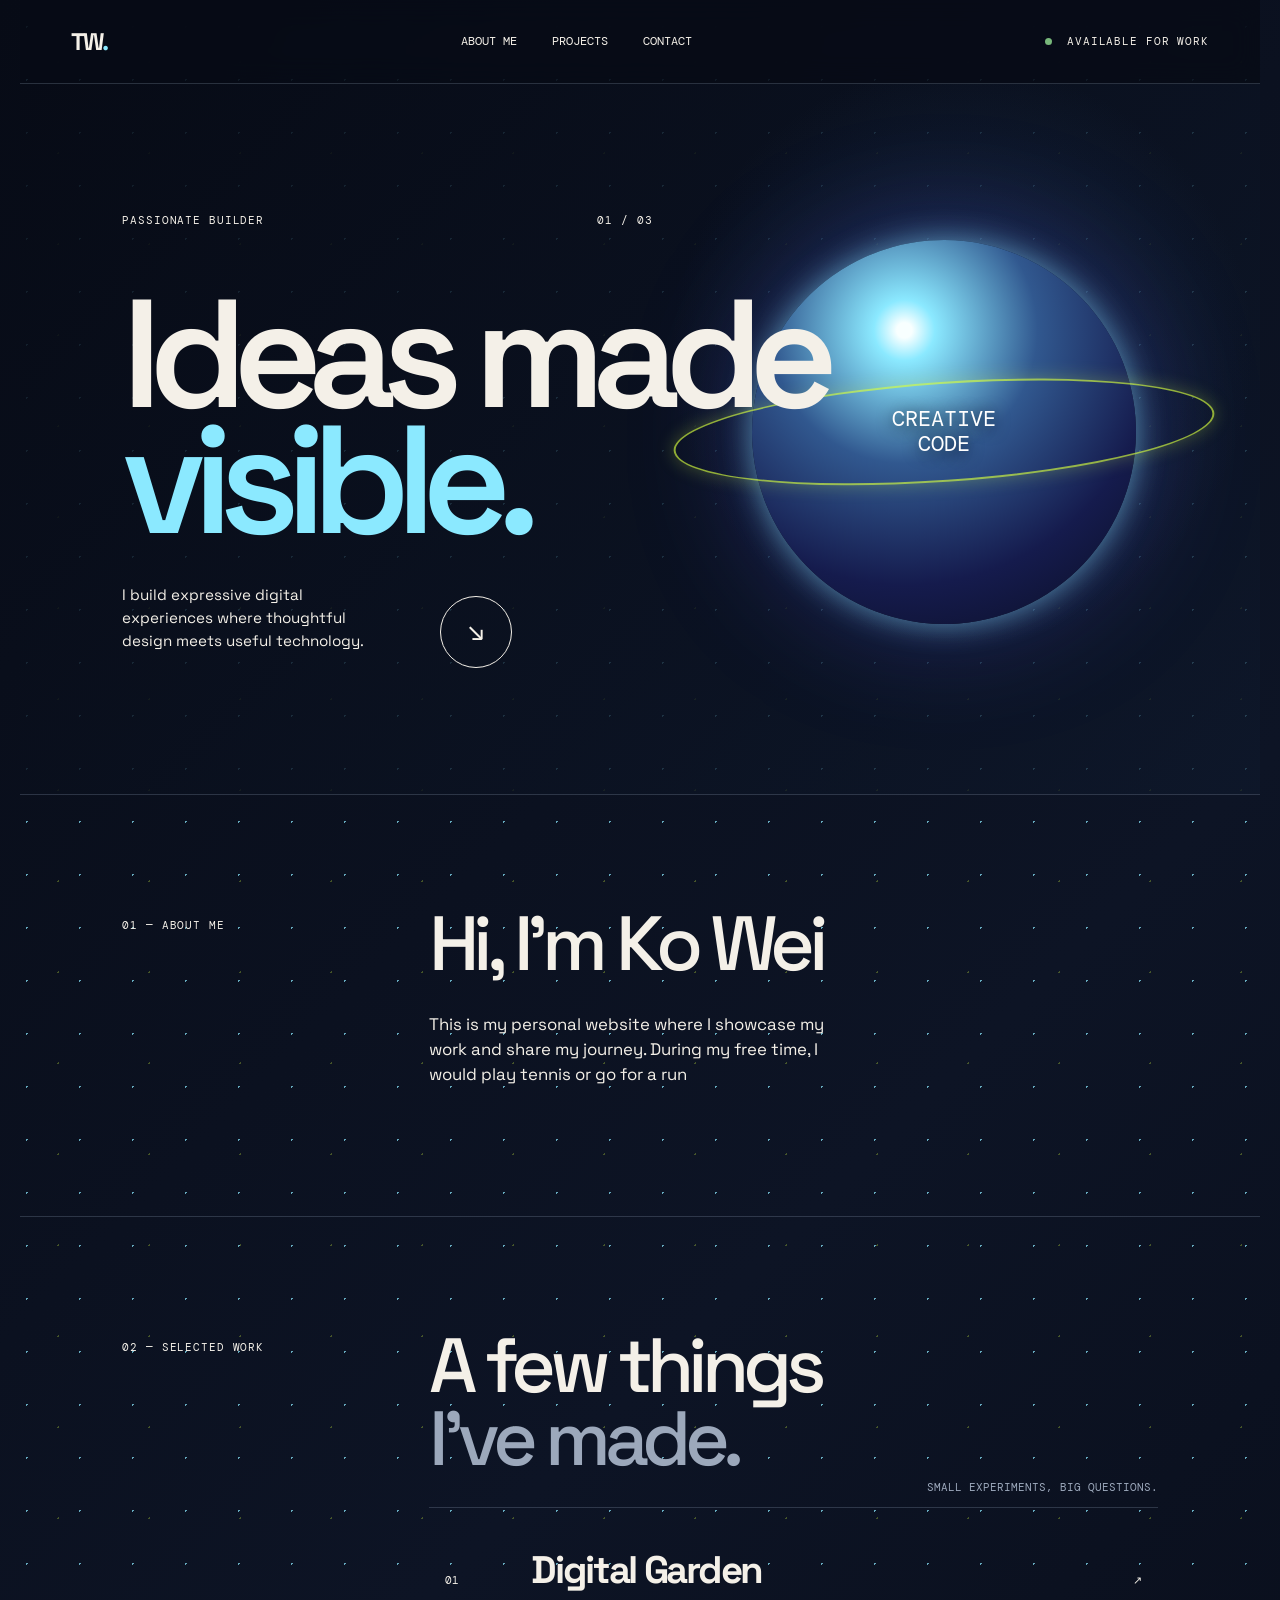
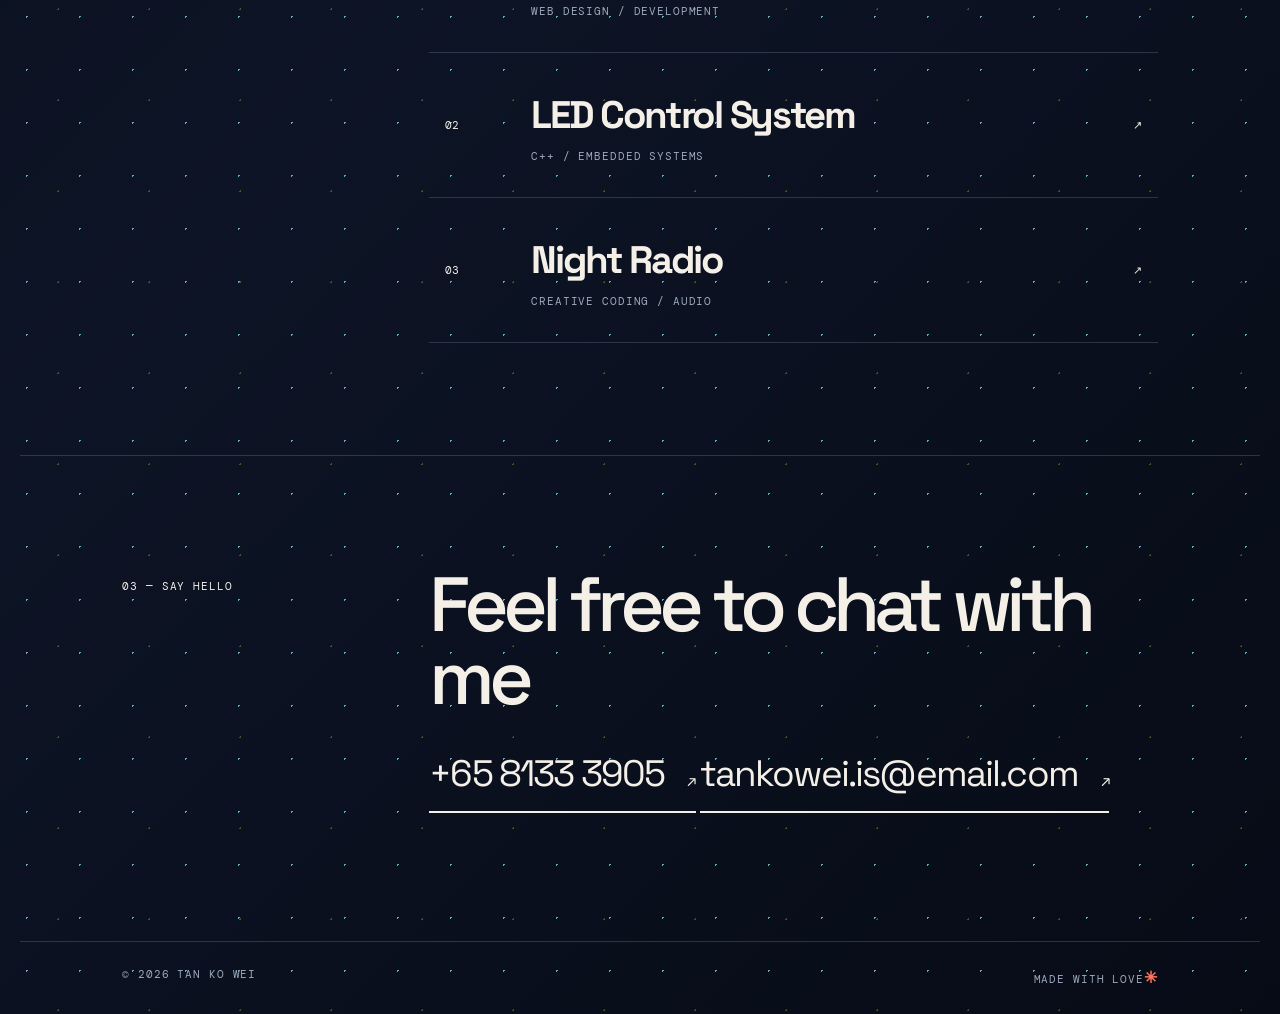
<file: index.html>
<!DOCTYPE html>
<html>
    <head>
        <meta charset="UTF-8">
        <meta name="viewport" content="width=device-width, initial-scale=1.0">
        <link rel="preconnect" href="https://fonts.googleapis.com">
        <link rel="preconnect" href="https://fonts.gstatic.com" crossorigin>
        <link href="https://fonts.googleapis.com/css2?family=DM+Mono:wght@400;500&family=Space+Grotesk:wght@400;500;600;700&display=swap" rel="stylesheet">
        <link rel="stylesheet" type="text/css" href="style.css">
        <title>Tan Ko Wei Personal Website</title>
    </head>
    <body>
        <header class="site-header">
            <a class="logo" href="#top" aria-label="Back to top">TW<span>.</span></a>
            <nav class="navbar" aria-label="Main navigation">
                <a href="#aboutme">About Me</a>
                <a href="#projects">Projects</a>
                <a href="#contact">Contact</a>
            </nav>
            <span class="availability"><i></i> Available for work</span>
        </header>

        <main id="top">
            <section class="hero">
                <p class="eyebrow">Passionate Builder<span>01 / 03</span></p>
                <h1>Ideas made<br><em>visible.</em></h1>
                <div class="hero-footer">
                    <p>I build expressive digital experiences where thoughtful design meets useful technology.</p>
                    <a class="circle-link" href="#projects" aria-label="Explore projects">↘</a>
                </div>
                <div class="hero-shape" aria-hidden="true"><span>creative<br>code</span></div>
            </section>

            <section class="intro section-grid" id="aboutme">
                <p class="section-label">01 — About me</p>
                <div class="section-content">
                    <h2>Hi, I'm Ko Wei<br></h2>
                    <p>This is my personal website where I showcase my work and share my journey. During my free time, I would play tennis or go for a run</p>
                </div>
            </section>

            <section class="projects section-grid" id="projects">
                <p class="section-label">02 — Selected work</p>
                <div class="section-content">
                    <div class="section-heading">
                        <h2>A few things<br><span>I've made.</span></h2>
                        <p>Small experiments, big questions.</p>
                    </div>
                    <div class="project-list">
                        <article class="project-card project-one" href="digital-garden.html">
                            <span class="project-number">01</span>
                            <div><h3>Digital Garden</h3><p>Web design / Development</p></div>
                            <span class="project-arrow">↗</span>
                        </article>
                        <a class="project-card project-two" href="led-showcase.html">
                            <span class="project-number">02</span>
                            <div><h3>LED Control System</h3><p>C++ / Embedded Systems</p></div>
                            <span class="project-arrow">↗</span>
                        </a>
                        <article class="project-card project-three" href="night-radio.html">
                            <span class="project-number">03</span>
                            <div><h3>Night Radio</h3><p>Creative coding / Audio</p></div>
                            <span class="project-arrow">↗</span>
                        </article>
                    </div>
                </div>
            </section>

            <section class="contact section-grid" id="contact">
                <p class="section-label">03 — Say hello</p>
                <div class="section-content">
                    <h2>Feel free to chat with me<br></h2>
                    <a class="email-link" href="https://wa.me/81333905">+65 8133 3905 <span>↗</span></a>
                    <a class="email-link" href="mailto:tankowei.is@email.com">tankowei.is@email.com <span>↗</span></a>
                </div>
            </section>
        </main>

        <footer><span>© 2026 Tan Ko Wei</span><span>Made with Love<b>✳</b></span></footer>
    </body>
</html>
</file>
<file: style.css>
@import url('https://fonts.googleapis.com/css2?family=DM+Mono:wght@400;500&family=Space+Grotesk:wght@400;500;600;700&display=swap');

:root {
  --ink: #f4f0e8;
  --paper: #070b16;
  --acid: #d8ff3e;
  --coral: #ff765f;
  --cyan: #8be9ff;
  --muted: #9ca8bb;
  --line: rgba(191, 211, 236, 0.19);
}

* { box-sizing: border-box; }
html { scroll-behavior: smooth; }
body {
  margin: 0;
  color: var(--ink);
  background-color: var(--paper);
  background-image: radial-gradient(rgba(139, 233, 255, .7) 1px, transparent 1px), radial-gradient(rgba(216, 255, 62, .28) 1px, transparent 1px), linear-gradient(135deg, #070b16, #0d1425 52%, #070b16);
  background-position: 0 0, 13px 17px, 0 0;
  background-size: 53px 53px, 91px 91px, 100% 100%;
  font-family: 'Space Grotesk', sans-serif;
  line-height: 1.5;
  overflow-x: hidden;
}
a { color: inherit; }
.site-header, main, footer { max-width: 1240px; margin: auto; }
.site-header {
  min-height: 84px;
  padding: 22px 4vw;
  display: flex;
  align-items: center;
  justify-content: space-between;
  border-bottom: 1px solid var(--line);
  background: rgba(7, 11, 22, .76);
  backdrop-filter: blur(14px);
  position: relative;
  z-index: 5;
}
.logo { font-size: 1.5rem; font-weight: 700; text-decoration: none; letter-spacing: -0.08em; }
.logo span, em { color: var(--cyan); font-style: normal; }
.navbar { display: flex; gap: 2.2rem; }
.navbar a { font-family: 'DM Mono', monospace; font-size: .72rem; text-decoration: none; text-transform: uppercase; }
.navbar a:hover, .email-link:hover { color: var(--cyan); }
.availability, .eyebrow, .section-label, .project-card p, footer {
  font-family: 'DM Mono', monospace;
  font-size: .68rem;
  text-transform: uppercase;
  letter-spacing: .08em;
}
.availability i { display: inline-block; width: 7px; height: 7px; margin-right: 7px; border-radius: 50%; background: #78b87b; }
.hero { min-height: 710px; padding: 8rem 8vw 5rem; position: relative; overflow: hidden; background: radial-gradient(circle at 76% 38%, rgba(49, 86, 141, .32), transparent 28%), linear-gradient(135deg, rgba(7, 11, 22, .9), rgba(14, 24, 43, .72)); }
.eyebrow { display: flex; justify-content: space-between; max-width: 530px; }
h1, h2, h3, p { margin-top: 0; }
h1 { position: relative; z-index: 1; margin: 4rem 0 2.5rem; font-size: clamp(4.5rem, 12vw, 10.5rem); line-height: .82; letter-spacing: -.09em; font-weight: 600; }
.hero-footer { position: relative; z-index: 1; display: flex; align-items: flex-end; gap: 3rem; max-width: 530px; }
.hero-footer p { max-width: 270px; font-size: .95rem; }
.circle-link { display: grid; place-items: center; width: 72px; height: 72px; border: 1px solid var(--ink); border-radius: 50%; font-size: 1.7rem; text-decoration: none; transition: .25s ease; }
.circle-link:hover { color: var(--paper); background: var(--cyan); border-color: var(--cyan); transform: rotate(-45deg); }
.hero-shape { position: absolute; right: 10%; top: 22%; display: grid; place-items: center; width: clamp(200px, 30vw, 390px); aspect-ratio: 1; border-radius: 50%; background: radial-gradient(circle at 32% 28%, #f8ffff 0 2%, #8be9ff 8%, #31588f 35%, #151b4d 67%, #090c1d 100%); box-shadow: 0 0 30px rgba(139, 233, 255, .55), 0 0 120px rgba(79, 88, 255, .35); transform: rotate(18deg); animation: float 6s ease-in-out infinite; }
.hero-shape::before { content: ''; position: absolute; width: 140%; height: 25%; border: 2px solid rgba(216, 255, 62, .65); border-radius: 50%; transform: rotate(-22deg); box-shadow: 0 0 18px rgba(216, 255, 62, .25); }
.hero-shape span { color: white; font-family: 'DM Mono', monospace; font-size: clamp(1rem, 2vw, 1.4rem); line-height: 1.1; text-align: center; text-transform: uppercase; transform: rotate(-18deg); text-shadow: 0 2px 16px #070b16; }
.section-grid { display: grid; grid-template-columns: 25% 1fr; gap: 3rem; padding: 7rem 8vw; border-top: 1px solid var(--line); }
.section-label { padding-top: .6rem; }
.section-content { max-width: 820px; }
h2 { margin-bottom: 2rem; font-size: clamp(2.6rem, 6vw, 5.8rem); line-height: .95; letter-spacing: -.08em; font-weight: 500; }
h2 span { color: var(--muted); }
.section-content > p { max-width: 410px; font-size: 1.05rem; }
.section-heading { display: flex; justify-content: space-between; align-items: flex-end; gap: 2rem; }
.section-heading > p { color: var(--muted); font-family: 'DM Mono', monospace; font-size: .7rem; text-transform: uppercase; }
.project-list { border-top: 1px solid var(--line); }
.project-card { min-height: 145px; display: grid; grid-template-columns: 70px 1fr auto; align-items: center; gap: 1rem; padding: 1.4rem 1rem; border-bottom: 1px solid var(--line); text-decoration: none; transition: .25s ease; }
.project-card:hover { padding-left: 1.7rem; }
.project-number, .project-arrow { font-family: 'DM Mono', monospace; font-size: .7rem; }
.project-card h3 { margin: 0; font-size: clamp(1.4rem, 3vw, 2.4rem); letter-spacing: -.06em; }
.project-card p { margin: .3rem 0 0; color: var(--muted); }
.project-one:hover { background: rgba(216, 255, 62, .16); }.project-two:hover { background: rgba(255, 118, 95, .16); }.project-three:hover { background: rgba(139, 233, 255, .16); }
.contact { padding-bottom: 8rem; }
.email-link { display: inline-block; padding-bottom: .6rem; border-bottom: 2px solid var(--ink); font-size: clamp(1.2rem, 3vw, 2.3rem); letter-spacing: -.05em; text-decoration: none; }
.email-link span { margin-left: 1rem; font-size: 1rem; }
footer { display: flex; justify-content: space-between; padding: 1.5rem 8vw; border-top: 1px solid var(--line); color: var(--muted); }
footer b { color: var(--coral); font-size: 1rem; }
@keyframes float { 0%, 100% { transform: rotate(18deg) translateY(0); } 50% { transform: rotate(23deg) translateY(-18px); } }
@media (prefers-reduced-motion: reduce) { *, *::before, *::after { animation-duration: .01ms !important; animation-iteration-count: 1 !important; scroll-behavior: auto !important; } }
@media (max-width: 700px) {
  .site-header { padding: 18px 6vw; }.availability { display: none; }.navbar { gap: 1rem; }.navbar a { font-size: .61rem; }
  .hero { min-height: 650px; padding: 5rem 6vw 4rem; }.hero-shape { top: 45%; right: -8%; opacity: .85; }.hero-footer { align-items: flex-start; flex-direction: column; gap: 1rem; }
  .section-grid { grid-template-columns: 1fr; gap: 1.5rem; padding: 5rem 6vw; }.section-label { padding: 0; }.section-heading { display: block; }.section-heading > p { margin-bottom: 2rem; }.project-card { grid-template-columns: 40px 1fr auto; }
  footer { padding: 1.5rem 6vw; font-size: .56rem; }
}
</file>
